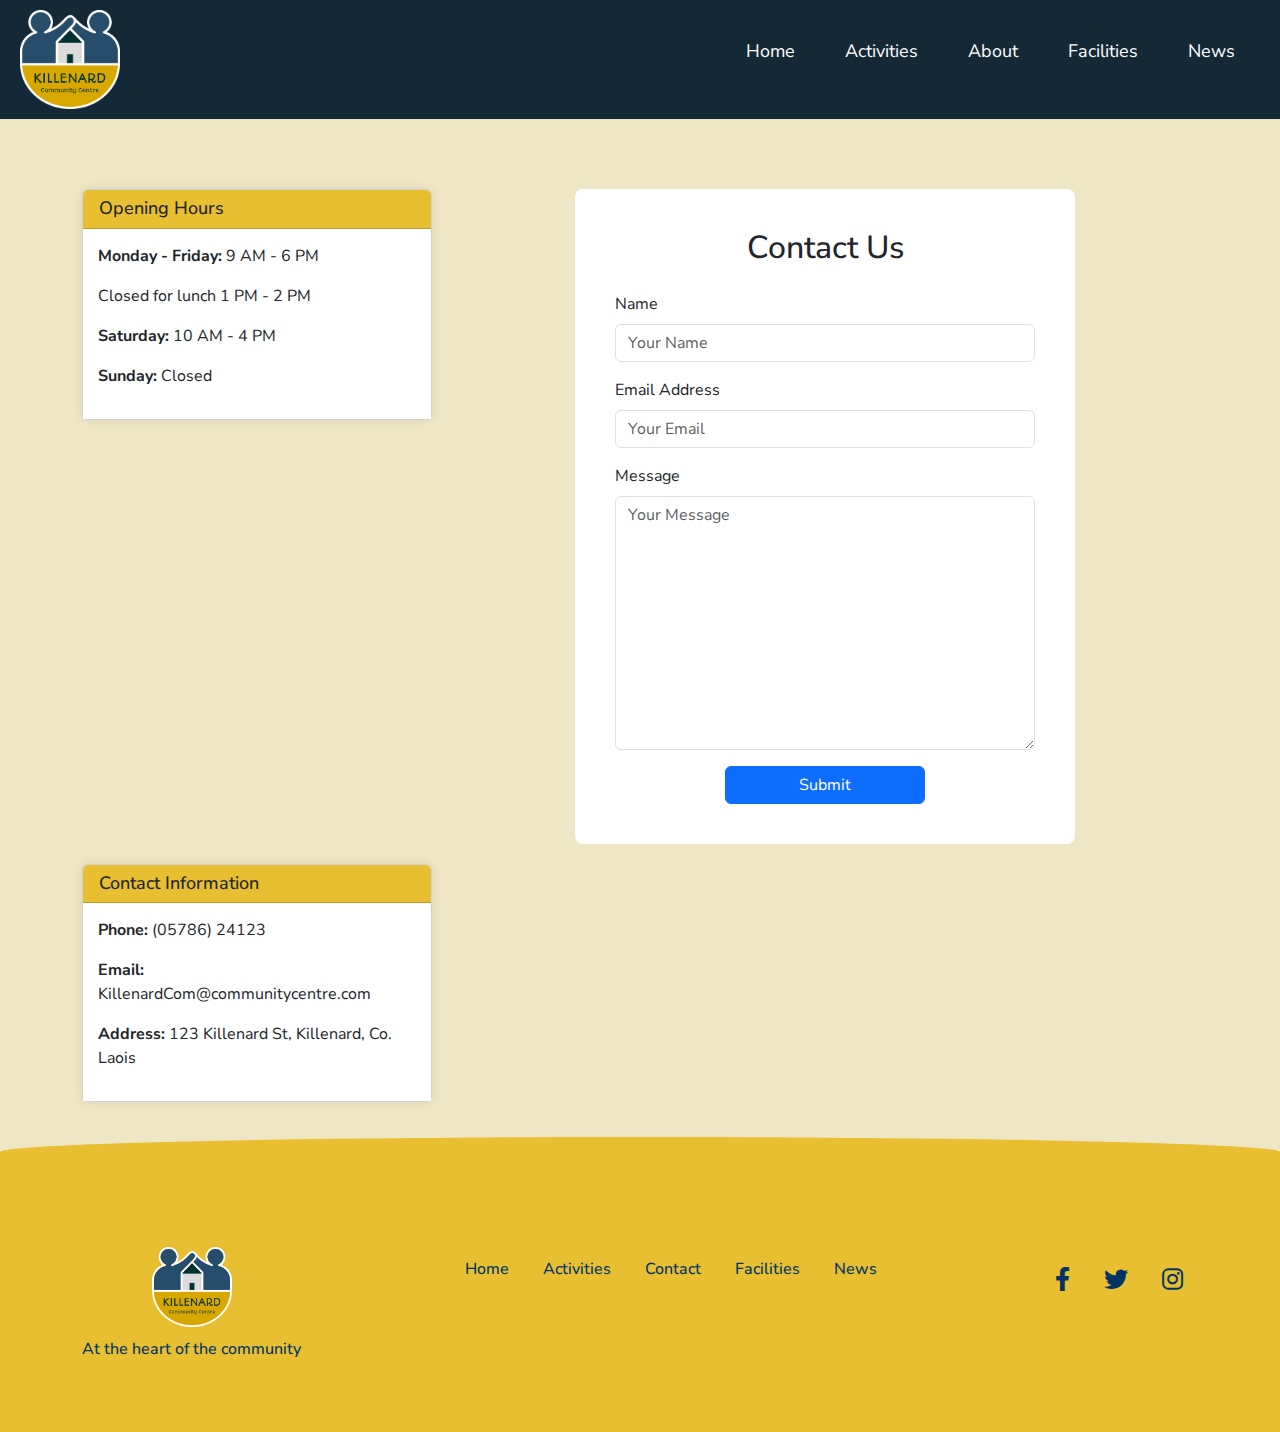
<file: contact/contact.html>
<!DOCTYPE html>
<html lang="en">
  <head>
    <meta charset="UTF-8" />
    <meta name="viewport" content="width=device-width, initial-scale=1.0" />
    <meta
      name="description"
      content="Contact form page where you can reach out to us with your queries or feedback."
    />
    <meta
      name="keywords"
      content="contact form, submit query, customer feedback, HTML form"
    />

    <title>Contact Form</title>
    <!-- Bootstrap CSS -->
    <link
      href="https://cdn.jsdelivr.net/npm/bootstrap@5.3.0/dist/css/bootstrap.min.css"
      rel="stylesheet"
    />
    <!--Social Media Icons-->
    <link
      href="https://cdnjs.cloudflare.com/ajax/libs/font-awesome/6.0.0-beta3/css/all.min.css"
      rel="stylesheet"
    />

    <!-- Google Fonts -->
    <link rel="preconnect" href="https://fonts.googleapis.com" />
    <link rel="preconnect" href="https://fonts.gstatic.com" crossorigin />
    <link
      href="https://fonts.googleapis.com/css2?family=Montserrat:ital,wght@0,100..900;1,100..900&family=Nunito+Sans:ital,opsz,wght@0,6..12,200..1000;1,6..12,200..1000&display=swap"
      rel="stylesheet"
    />

    <!-- Custom CSS -->
    <link rel="stylesheet" href="../Style/Lisastyle.css" />
  </head>

  <body>
    <header>
      <nav class="navbar">
        <div class="logo">
          <img
            src="../Image/LOGO (1).png"
            alt="Logo"
            style="width: 100px; height: auto"
          />
        </div>
        <ul class="nav-links">
          <li><a href="../index.html" class="active">Home</a></li>
          <li><a href="../Activties/activities.html">Activities</a></li>
          <li><a href="../About/about.html">About</a></li>
          <li><a href="../facilities/facilities.html">Facilities</a></li>
          <li><a href="../news/news.html">News</a></li>
        </ul>
        <div class="menu-toggle">
          <span class="bar"></span>
          <span class="bar"></span>
          <span class="bar"></span>
        </div>
      </nav>
    </header>
    <div class="container">
      <!-- Opening Hours Card (Left Side) -->
      <div class="card-side left">
        <div class="card">
          <h5 class="card-header">Opening Hours</h5>
          <div class="card-body">
            <p><strong>Monday - Friday:</strong> 9 AM - 6 PM</p>
            <p>Closed for lunch 1 PM - 2 PM</p>
            <p><strong>Saturday:</strong> 10 AM - 4 PM</p>
            <p><strong>Sunday:</strong> Closed</p>
          </div>
        </div>
      </div>
      <!-- Contact Form (Center) -->
      <div class="form-container">
        <h2 class="text-center mb-4">Contact Us</h2>
        <form id="contactForm">
          <div class="mb-3">
            <label for="name" class="form-label">Name</label>
            <input
              type="text"
              class="form-control"
              id="name"
              placeholder="Your Name"
              required
              pattern="^[a-zA-Z\s]+$"
              title="Name should only contain letters and spaces"
            />
          </div>
          <div class="mb-3">
            <label for="email" class="form-label">Email Address</label>
            <input
              type="email"
              class="form-control"
              id="email"
              placeholder="Your Email"
              required
            />
          </div>
          <div class="mb-3">
            <label for="message" class="form-label">Message</label>
            <textarea
              class="form-control"
              id="message"
              rows="10"
              placeholder="Your Message"
              required
              minlength="10"
              title="Message should be at least 10 characters long"
            ></textarea>
          </div>
          <button type="submit" class="btn btn-primary w-100">Submit</button>
        </form>
        <div id="successMessage" class="alert alert-success mt-4 d-none">
          Thank you for reaching out! We will get back to you soon.
        </div>
      </div>
      <!-- Contact Information Card (Right Side) -->
      <div class="card-side right">
        <div class="card">
          <h5 class="card-header">Contact Information</h5>
          <div class="card-body">
            <p><strong>Phone:</strong> (05786) 24123</p>
            <p><strong>Email:</strong> KillenardCom@communitycentre.com</p>
            <p>
              <strong>Address:</strong> 123 Killenard St, Killenard, Co. Laois
            </p>
          </div>
        </div>
      </div>
    </div>
    <footer class="footer">
      <div class="container text-center">
        <!-- Logo and Title -->
        <div class="footer-logo">
          <img
            src="../Image/LOGO (1).png"
            alt="Killenard Community Centre Logo"
            class="footer-logo-img"
          />
          <p class="footer-title">At the heart of the community</p>
        </div>
        <!-- Navigation Links -->
        <nav>
          <ul class="footer-nav">
            <li><a href="../index.html">Home</a></li>
            <li><a href="../Activties/activities.html">Activities</a></li>
            <li><a href="../contact/contact.html">Contact</a></li>
            <li><a href="../facilities/facilities.html">Facilities</a></li>
            <li><a href="../news/news.html">News</a></li>
          </ul>
        </nav>
        <!-- Social Media Icons -->
        <div class="footer-social">
          <a href="https://www.facebook.com/Killenard/" class="social-icon"
            ><i class="fab fa-facebook-f"></i
          ></a>
          <a href="https://x.com/" class="social-icon"
            ><i class="fab fa-twitter"></i
          ></a>
          <a
            href="https://www.instagram.com/killenardcommunitycentre/"
            class="social-icon"
            ><i class="fab fa-instagram"></i
          ></a>
        </div>
      </div>
    </footer>
    <!-- Scripts -->
    <script src="https://cdn.jsdelivr.net/npm/bootstrap@5.3.0/dist/js/bootstrap.bundle.min.js"></script>
    <script src="../script/lisaaboutscript.js"></script>
  </body>
</html>
</file>
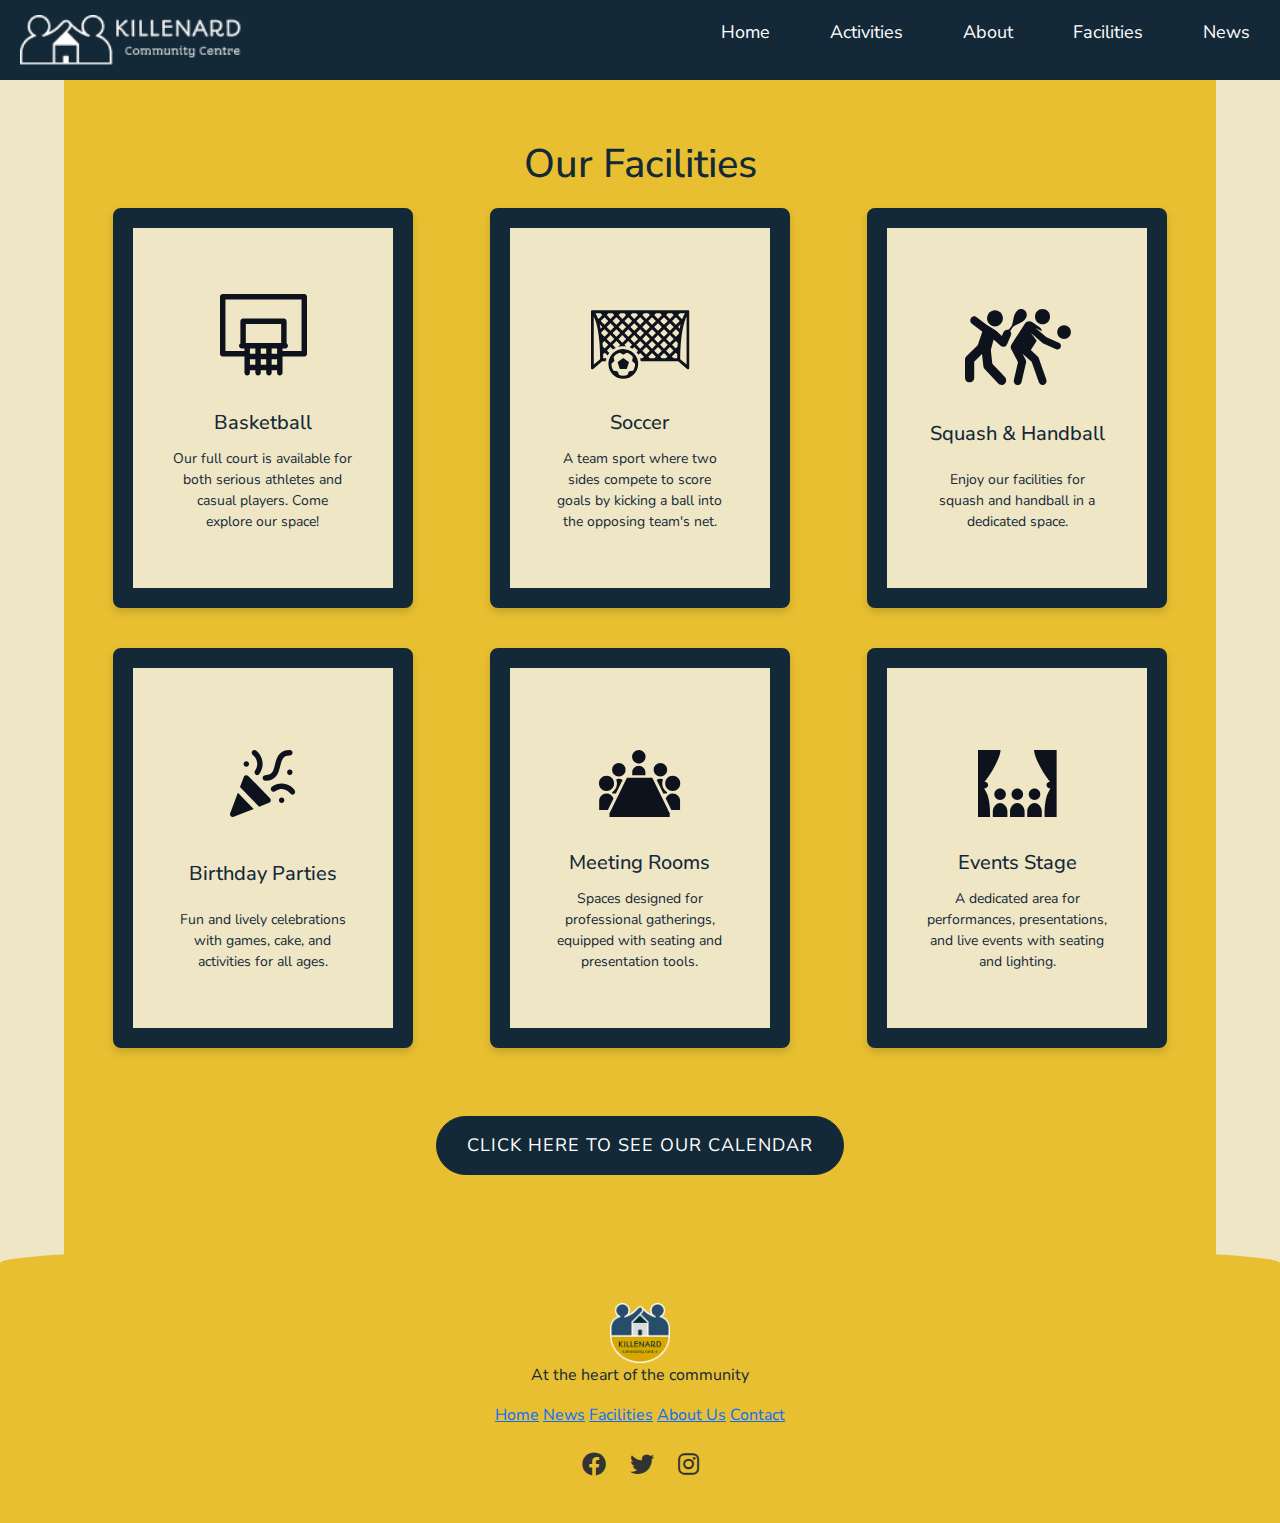
<file: facilities/facilities.html>
<!DOCTYPE html>
<html lang="en">
  <head>
    <meta charset="UTF-8" />
    <meta name="viewport" content="width=device-width, initial-scale=1.0" />
    <title>Our Facilities</title>

    <!-- Bootstrap CSS -->
    <link
      href="https://cdn.jsdelivr.net/npm/bootstrap@5.3.0/dist/css/bootstrap.min.css"
      rel="stylesheet"
    />

    <!-- Custom CSS -->
    <link rel="stylesheet" href="../Style/Anastyle.css" />

    <!-- JavaScript -->
    <script src="../script/anascript.js"></script>

    <!-- Google Fonts -->
    <link rel="preconnect" href="https://fonts.googleapis.com" />
    <link rel="preconnect" href="https://fonts.gstatic.com" crossorigin />
    <link
      href="https://fonts.googleapis.com/css2?family=Montserrat:ital,wght@0,100..900;1,100..900&family=Nunito+Sans:ital,opsz,wght@0,6..12,200..1000;1,6..12,200..1000&display=swap"
      rel="stylesheet"
    />

    <!-- FontAwesome CDN -->
    <link
      rel="stylesheet"
      href="https://cdnjs.cloudflare.com/ajax/libs/font-awesome/6.0.0-beta3/css/all.min.css"
    />
  </head>
  <body>
    <!-- Navbar HTML -->
    <nav class="navbar">
      <!-- Logo -->
      <div class="logo">
        <img
          src="../Image/stephenimages/Navbar-Logo.png"
          alt="Killenard Logo"
        />
      </div>
      <!-- Navigation Links -->
      <ul class="nav-links">
        <li><a href="../index.html" class="active">Home</a></li>
        <li><a href="../Activties/activities.html">Activities</a></li>
        <li><a href="../About/about.html">About</a></li>
        <li><a href="../facilities/facilities.html">Facilities</a></li>
        <li><a href="../news/news.html">News</a></li>
      </ul>

      <!-- Menu Toggle Button -->
      <button
        class="menu-toggle"
        aria-label="Toggle navigation"
        aria-expanded="false"
      >
        <span class="bar"></span>
        <span class="bar"></span>
        <span class="bar"></span>
      </button>
    </nav>

    <!-- Facilities Section -->
    <main class="container facilities-page">
      <h1 class="title">Our Facilities</h1>

      <!-- Card Grid Container -->
      <div class="card-grid">
        <!-- Card 1: Basketball -->
        <div class="card">
          <div class="card-content">
            <img
              src="../Image/stephenimages/Icons/Basketball-Icon.svg"
              alt="Basketball-Icon"
              class="card-image"
            />
            <h2>Basketball</h2>
            <p>
              Our full court is available for both serious athletes and casual
              players. Come explore our space!
            </p>
          </div>
        </div>

        <!-- Card 2: Soccer -->
        <div class="card">
          <div class="card-content">
            <img
              src="../Image/stephenimages/Icons/Soccer-Icon.svg"
              alt="Soccer-Icon"
              class="card-image"
            />
            <h2>Soccer</h2>
            <p>
              A team sport where two sides compete to score goals by kicking a
              ball into the opposing team's net.
            </p>
          </div>
        </div>

        <!-- Card 3: Squash & Handball -->
        <div class="card">
          <div class="card-content">
            <img
              src="../Image/stephenimages/Icons/SquashHandball-Icon.svg"
              alt="Squash & Handball"
              class="card-image"
            />
            <h2>Squash & Handball</h2>
            <p>
              Enjoy our facilities for squash and handball in a dedicated space.
            </p>
          </div>
        </div>

        <!-- Card 4: Birthday Parties -->
        <div class="card">
          <div class="card-content">
            <img
              src="../Image/stephenimages/Icons/Party-Icon.svg"
              alt="Party-Icon"
              class="card-image"
            />
            <h2>Birthday Parties</h2>
            <p>
              Fun and lively celebrations with games, cake, and activities for
              all ages.
            </p>
          </div>
        </div>

        <!-- Card 5: Meeting Rooms -->
        <div class="card">
          <div class="card-content">
            <img
              src="../Image/stephenimages/Icons/MeetingRoom-Icon.svg"
              alt="MeetingRoom-Icon"
              class="card-image"
            />
            <h2>Meeting Rooms</h2>
            <p>
              Spaces designed for professional gatherings, equipped with seating
              and presentation tools.
            </p>
          </div>
        </div>

        <!-- Card 6: Events Stage -->
        <div class="card">
          <div class="card-content">
            <img
              src="../Image/stephenimages/Icons/EventsStage-Icon.svg"
              alt="EventsStage-Icon"
              class="card-image"
            />
            <h2>Events Stage</h2>
            <p>
              A dedicated area for performances, presentations, and live events
              with seating and lighting.
            </p>
          </div>
        </div>
      </div>

      <!-- Add button for calendar -->
      <div class="text-center my-5">
        <a
          href="../calendar/calendar.html"
          class="btn btn-primary btn-lg"
          role="button"
        >
          Click Here to See Our Calendar
        </a>
      </div>
    </main>

    <!-- Footer -->
    <footer class="footer">
      <div class="footer-content">
        <div class="footer-logo">
          <img
            src="../Image/LOGO (1).png"
            alt="Killenard Logo"
            class="footer-logo-img"
          />
        </div>
        <p>At the heart of the community</p>
        <nav class="footer-nav">
          <a href="../index.html">Home</a>
          <a href="../news/news.html">News</a>
          <a href="../facilities/facilities.html">Facilities</a>
          <a href="../About/about.html">About Us</a>
          <a href="../contact/contact.html">Contact</a>
        </nav>
        <div class="social-media">
          <a href="https://www.facebook.com/Killenard/" class="social-icon"
            ><i class="fab fa-facebook"></i
          ></a>
          <a href="https://x.com/" class="social-icon"
            ><i class="fab fa-twitter"></i
          ></a>
          <a
            href="https://www.instagram.com/killenardcommunitycentre/"
            class="social-icon"
            ><i class="fab fa-instagram"></i
          ></a>
        </div>
      </div>
    </footer>
  </body>
</html>
</file>
<file: Style/Lisastyle.css>
* {
    margin: 0;
    padding: 0;
    box-sizing: border-box;
}
/* Navbar Styles */
.navbar {
    display: flex;
    justify-content: space-between;
    align-items: center;
    padding: 10px 20px;
    background-color: #142938;
    color: #fff;
}

.logo a {
    color: #fff;
    text-decoration: none;
    font-size: 24px;
}

.nav-links {
    display: flex;
    list-style: none;
}

.nav-links li {
    margin: 0 15px;
}

.nav-links a {
    color: #fff;
    text-decoration: none;
    font-size: 18px;
    transition: color 0.3s, text-decoration 0.3s, background-color 0.3s;
    padding: 5px 10px;
}

.nav-links a:hover {
    background-color: lightgray;
    color: #142938;
}

/* Menu Toggle for Mobile */
.menu-toggle {
    display: none;
    flex-direction: column;
    cursor: pointer;
}

.menu-toggle .bar {
    background-color: #fff;
    height: 3px;
    width: 25px;
    margin: 5px;
}

/* Responsive Navbar Styles */
@media (max-width: 768px) {
    .nav-links {
        display: none;
        flex-direction: column;
        width: 100%;
        position: absolute;
        top: 60px;
        left: 0;
    }

    .nav-links li {
        margin: 10px 0;
        text-align: center;
    }

    .menu-toggle {
        display: flex;
    }
}

/* Body Styling */
body {
    background-color: #EFE6C5;/* Background color */
    font-family: "Nunito Sans", serif;
    height: 100vh;
    margin: 0;
    display: flex;
    flex-direction: column;
}

/* Main Content Container */
.container {
    display: flex;
    justify-content: space-between;
    align-items: flex-start;
    padding-top: 70px;
    gap: 20px;
    flex-wrap: wrap;
    padding-bottom: 15px;
}

/* Form Container */
.form-container {
    font-family: "Nunito Sans", serif;
    background-color: white;
    padding: 40px;
    box-shadow: #142938 0 0 15px rgba(0, 0, 0, 0.1); 
    width: 100%;
    max-width: 500px;
    margin: 0 auto;
    border-radius: 8px;
}

/* Button Styling and Alignment */
.btn {
    max-width: 200px; 
    margin: 0 auto; /* Center align button */
    display: block; /* Ensure button is a block-level element */
}

/* Card Styles */
.card-side {
    font-family: "Nunito Sans", serif;
    width: 100%;
    max-width: 350px;
    box-sizing: border-box;
}

.card-side .card {
    margin-bottom: 20px;
    box-shadow: 0 0 10px rgba(0, 0, 0, 0.1);
}

.card-side .card-header {
    background-color: #E7BF30;
    font-size: 18px;
}

.card-body {
    background-color: white;
    padding: 15px;
}

/* Footer Styles */
.footer {
    background-color:#E7BF30;
    padding: 40px 0;
    text-align: center;
    color: #003366;
    border-top-left-radius: 50% 15px; /* Curved top-left corner */
    border-top-right-radius: 50% 15px; /* Curved top-right corner */
}

.footer-logo-img {
    width: 80px;
    vertical-align: middle;
}

.footer-title {
    margin-top: 10px;
    font-size: 16px;
    color: #003366;
    font-weight: 500;
}

/* Footer Navigation */
.footer-nav {
    list-style: none;
    padding: 0;
    margin: 10px 0;
}

.footer-nav li {
    display: inline;
    margin: 0 15px;
}

.footer-nav li a {
    text-decoration: none;
    color: #003366;
    font-weight: 500;
    font-size: 16px;
}

.footer-nav li a:hover {
    background-color: lightgray;
}

/* Social Media Icons */
.footer-social {
    margin-top: 15px;
}

.social-icon {
    font-size: 24px;
    margin: 0 15px;
    color: #003366;
    text-decoration: none;
}

.social-icon:hover {
    color: #007bff;
}

/* Media Queries for Form and Footer */
@media (max-width: 768px) {
    /* Adjust form container width */
    .form-container {
        padding: 20px; /* Reduce padding for smaller screens */
        max-width: 100%; /* Full width */
    }

    /* Stack footer navigation links and icons */
    .footer-nav {
        display: flex;
        flex-direction: column;
        align-items: center;
    }

    .footer-social {
        margin-top: 10px;
    }

    .btn {
        max-width: 100%; /* Full width for button */
    }
}

@media (max-width: 480px) {
    /* Reduce font sizes for smaller screens */
    .footer-title {
        font-size: 16px;
    }

    .footer-nav li a {
        font-size: 14px;
    }

    .social-icon {
        font-size: 20px;
    }
}
</file>
<file: Style/Anastyle.css>
/* Reset styles for consistent layout */
* {
  margin: 0;
  padding: 0;
  box-sizing: border-box;
}

/* ================================== */
/* General Styling for Both Pages */
/* ================================== */
body {
  background-color: #EFE6C5; /* Light Cream background for body */
  font-family: 'Nunito Sans', sans-serif; /* Friendly, modern appearance */
  color: #142938; /* Dark Blue for text */
  margin: 0;
  padding: 0;
}

.container {
  width: 90%;
  max-width: 1200px; /* Centered and responsive */
  margin: 0 auto;
}

h1.title {
  text-align: center;
  margin: 20px 0;
  color: #142938; /* A darker color that contrasts well with cream background */
  font-size: 40px; /* Increase font size for the title to make it more prominent */
}



/* ================================== */
/* Navbar Styling (Common for Both Pages) */
/* ================================== */
.navbar {
  background-color: #142938; /* Background color for the navbar */
  padding: 15px 0; /* Adds padding inside the navbar */
  display: flex;
  justify-content: space-between;
  align-items: center;
}

.navbar .logo img {
  height: 50px; /* Set the logo's height */
  margin-left: 20px; /* Adds some space to the left of the logo */
}

.navbar .nav-links {
  display: flex; /* Flexbox for horizontal layout of navigation links */
  justify-content: center; /* Centers the navbar links horizontally */
  align-items: center;
  list-style: none; /* Remove default list styling */
}

.navbar .nav-links a {
  color: white; /* White color for the links */
  text-decoration: none; /* Removes the underline from links */
  padding: 10px 20px; /* Adds padding inside the links */
  margin: 0 10px; /* Adds space between links */
  font-size: 18px; /* Sets the font size for the links */
  font-weight: 400; /* Normal weight for the text */
  transition: background-color 0.3s ease; /* Smooth transition for background color change */
}

.navbar .nav-links a:hover {
  background-color: #142938;
  padding: 10px 20px; /* Keep consistent padding on hover */
}

.navbar .nav-links .active {
  background-color: transparent; /* Remove active background color */
  padding: 10px 20px; /* Keep consistent padding for active link */
}

/* Menu Toggle Button (For Mobile Only) */
.menu-toggle {
  display: none;
  flex-direction: column;
  cursor: pointer;
  background: none;
  border: none;
  margin-right: 20px;
}

.menu-toggle .bar {
  background-color: #142938;
  height: 3px;
  width: 25px;
  margin: 5px 0;
  transition: transform 0.3s ease-in-out;
}

.nav-links.active {
  background-color: #142938;
}

.menu-toggle.active {
  background-color: #142938;
}

button, .menu-toggle {
  font-family: 'Montserrat', sans-serif;
}

/* Responsive Media Queries */
@media (max-width: 768px) {
  .navbar {
      flex-wrap: wrap; /* Adjust navbar layout for small screens */
  }

  .nav-links {
      display: none; /* Hide navigation links initially */
      flex-direction: column; /* Arrange links vertically */
      width: 100%; /* Take full width */
      position: absolute;
      top: 60px; /* Adjust to appear below navbar */
      left: 0;
      background-color: #142938; /* Same navbar background */
  }

  .nav-links.active {
      display: flex; /* Show links when active */
  }

  .nav-links li {
      margin: 10px 0; /* Space between links */
  }

  .menu-toggle {
      display: flex; /* Show toggle button */
  }

  /* Animate toggle button bars */
  .menu-toggle.active .bar:nth-child(1) {
      transform: translateY(8px) rotate(45deg);
  }

  .menu-toggle.active .bar:nth-child(2) {
      opacity: 0; /* Hide middle bar */
  }

  .menu-toggle.active .bar:nth-child(3) {
      transform: translateY(-8px) rotate(-45deg);
  }
}



/* ================================== */
/* Button Styling (Common for Both Pages) */
/* ================================== */
/* Button container styles */
.text-center.my-5 {
  text-align: center; /* Centers the button */
  margin-top: 30px; /* Adds spacing above the button */
  margin-bottom: 30px; /* Adds spacing below the button */
}

/* Button styles */
.btn-primary {
  background-color: #142938; /* Button background color */
  border-color: #142938; /* Border color */
  padding: 15px 30px; /* Adds padding inside the button */
  font-size: 18px; /* Increases font size */
  text-transform: uppercase; /* Makes text uppercase */
  letter-spacing: 1px; /* Adds letter spacing */
  border-radius: 30px; /* Rounds the button edges */
  transition: background-color 0.3s ease, transform 0.3s ease; /* Smooth transition for hover effects */
}

/* Hover effect */
.btn-primary:hover {
  background-color: #0056b3; /* Darker blue when hovered */
  border-color: #0056b3; /* Darker blue border on hover */
  transform: scale(1.05); /* Slightly enlarges the button on hover */
}

/* Focus state for accessibility */
.btn-primary:focus {
  outline: none; /* Removes outline on focus */
  box-shadow: 0 0 0 0.2rem rgba(0, 123, 255, 0.5); /* Adds a blue shadow when focused */
}



/* ================================== */
/* Footer Styling (Common for Both Pages) */
/* ================================== */
/* Footer container */
.footer {
  background-color: #E7BF30; /* Yellow background for the footer */
  padding: 40px 20px; /* Adds padding around the footer */
  text-align: center; /* Center-aligns the content inside the footer */
  position: relative; /* Ensure the ::before element is positioned relative to the footer */
  z-index: 1; /* Ensures footer content is above the ::before element */
}

/* Yellow curve effect on the top of the footer */
.footer::before {
  content: ""; /* Empty content for the pseudo-element */
  position: absolute; /* Position it relative to the footer */
  top: -20px; /* Push it up so it creates a curve */
  left: 0;
  width: 100%;
  height: 40px; /* Height of the curve */
  background-color: #E7BF30; /* Matches the footer's background color */
  border-radius: 50% 50% 0 0; /* Makes it a rounded curve */
  z-index: -1; /* Ensure the curve stays behind the footer content */
}

/* Footer logo */
.footer .footer-logo-img {
  width: 60px !important;  /* Ensure this size is applied */
  height: auto !important; /* Ensure aspect ratio */
  max-width: 100% !important; /* Ensure it fits within container */
}

/* Footer text (tagline or description) */
.footer .tagline {
  font-size: 18px; /* Font size for the tagline */
  color: #333; /* Dark color for the text */
  margin-bottom: 30px; /* Space below the tagline */
}

/* Footer navigation links */
.footer .nav-links {
  list-style: none; /* Removes default list styling */
  padding: 0; /* Removes padding */
}

.footer .nav-links li {
  display: inline-block; /* Makes the list items inline */
  margin: 0 15px; /* Adds spacing between links */
}

.footer .nav-links a {
  text-decoration: none; /* Removes underline */
  color: #333; /* Dark color for the links */
  font-size: 16px; /* Sets the font size */
  transition: color 0.3s ease; /* Smooth color transition on hover */
}

.footer .nav-links a:hover {
  color: #142938; /* Changes the link color on hover */
}

/* Footer social media icons */
.footer .social-media {
  margin-top: 20px; /* Adds space between nav links and social media */
}

.footer .social-media a {
  margin: 0 10px; /* Adds spacing between icons */
  font-size: 24px; /* Sets the size for the icons */
  color: #333; /* Dark color for the icons */
  transition: color 0.3s ease; /* Smooth color transition on hover */
}

.footer .social-media a:hover {
  color: #142938; /* Changes the icon color on hover */
}

/* Media Queries for Footer Responsiveness */
@media (max-width: 768px) {
  /* Adjust the footer layout for smaller screens */
  .footer .tagline {
    font-size: 16px; /* Slightly smaller tagline text */
  }

  .footer .nav-links {
    margin-top: 20px; /* Adds space above the nav links */
  }

  .footer .social-media {
    margin-top: 20px; /* Adds space above the social media icons */
  }
}

@media (max-width: 480px) {
  .footer .nav-links li {
    display: block; /* Stack the navigation links on smaller screens */
    margin: 10px 0; /* Adds vertical spacing between links */
  }

  .footer .social-media a {
    font-size: 20px; /* Slightly smaller social media icons */
  }

  /* Resize footer logo on small screens */
  .footer .footer-logo-img {
    width: 50px !important; /* Smaller logo on mobile */
  }
}


/* ================================== */
/* Facilities Page Styling */
/* ================================== */

.facilities-page {
  background-color: #E7BF30; /* Set yellow background color for the page */
  padding: 40px 20px;  /* Adds padding around the page */
  min-height: 100vh;  /* Ensures the background covers the full screen */
}

/* Card Grid Layout */
.card {
  background-color: #EFE6C5;  /* Yellow background for the card */
  box-sizing: border-box;  /* Includes padding and border in the width/height calculation */
  border-radius: 8px;  /* Rounded corners */
  width: 100%;
  max-width: 300px;  /* Maximum width of the card */
  min-height: 400px;  /* Minimum height to ensure all cards have the same height */
  text-align: center;  /* Centers the text inside the card */
  padding: 20px;  /* Padding inside the card */
  display: flex;
  flex-direction: column;  /* Stacks content vertically */
  justify-content: space-between;  /* Distributes content evenly */
  align-items: center;  /* Centers content horizontally */
  border: 2px solid #142938;  /* Consistent blue border */
  margin-bottom: 20px;  /* Space between cards in the grid */
}

.card:focus {
  outline: none;  /* Removes the focus outline when the card is focused */
}

/* Card Content */
.card .card-content {
  background-color: #EFE6C5; /* Yellow background for the card content */
  padding: 20px;
  border-radius: 8px;  /* Rounded corners */
  width: 100%;  /* Full width of the card */
  text-align: center;  /* Centers the content */
  display: flex;
  flex-direction: column;  /* Stacks content inside the card */
  justify-content: space-between;  /* Distributes content evenly */
  align-items: center;  /* Centers content horizontally */
  flex-grow: 1; /* Makes the content take up all available space */
}

/* Card Image */
.card-image {
  max-width: 100%;  /* Image takes up the full available width */
  height: auto;  /* Maintains the image aspect ratio */
  object-fit: contain;  /* Ensures the image is well-fitted */
  margin-bottom: 20px;  /* Space between image and text */
}

/* Title and Text in Card */
.card-content h2 {
  font-size: 20px;
  color: #142938;  /* Dark blue for the title */
  margin-bottom: 10px;  /* Space below the title */
}

.card-content p {
  font-size: 14px;
  color: #142938;  /* Dark blue for the text */
}

/* Card Grid Layout */
.card-grid {
  display: flex;
  flex-wrap: wrap;  /* Cards wrap when they exceed the screen width */
  justify-content: space-around;  /* Distributes cards evenly in the grid */
  gap: 20px;  /* Adds space between cards */
  margin-top: 20px;  /* Adds space above the grid */
}

/* Responsive Adjustments for Smaller Screens */
@media (max-width: 768px) {
  .facilities-page {
    padding: 20px;  /* Less padding for smaller screens */
  }

  .card {
    max-width: 100%;  /* Card takes up full width on smaller screens */
    padding: 15px;  /* Less padding in the card */
    min-height: 350px;  /* Adjusted minimum height for smaller screens */
  }

  .card-image {
    max-width: 60%;  /* Image slightly smaller on smaller screens */
  }

  .card-content h2 {
    font-size: 18px;  /* Smaller title font size */
  }

  .card-content p {
    font-size: 12px;  /* Smaller text size */
  }
}

/* For very small devices (mobile) */
@media (max-width: 480px) {
  .card-image {
    max-width: 50%;  /* Image smaller for very small devices */
  }

  .card-content h2 {
    font-size: 16px;  /* Even smaller title font size */
  }

  .card-content p {
    font-size: 10px;  /* Small text for very small screens */
  }
}






/* ================================== */
/* Activities Page Styling */
/* ================================== */

.activities-page {
  background-color: #E7BF30;  /* Set yellow background color for the page */
  padding: 40px 20px;  /* Adds padding around the page */
  min-height: 100vh;  /* Ensures the background covers the full screen */
}

/* Card Grid Layout */
.card {
  background-color: #EFE6C5;  /* Yellow background for the card */
  box-sizing: border-box;  /* Include padding and borders in width/height calculation */
  border-radius: 8px;  /* Rounded corners */
  width: 100%;
  max-width: 300px;  /* Limits the card width */
  min-height: 400px;  /* Minimum height to ensure all cards are the same height */
  text-align: center;  /* Center the text within the card */
  padding: 20px;  /* Adds padding inside the card */
  display: flex;
  flex-direction: column;  /* Stacks content vertically */
  justify-content: space-between;  /* Distribute content evenly */
  align-items: center;  /* Horizontally center content */
  border: 20px solid #142938;  /* Increase the border size to 3px */
  box-shadow: 0px 4px 8px rgba(0, 0, 0, 0.15);  /* Add a slight shadow around the card to enhance visibility */
  margin-bottom: 20px;  /* Space between cards */
}

/* Hover effect for cards */
.card:hover {
  transform: scale(1.05);  /* Slight zoom effect */
  box-shadow: 0 6px 12px rgba(0, 0, 0, 0.3);  /* Slightly stronger shadow on hover */
}

.card:focus {
  outline: none;  /* Remove focus outline */
}

/* Card Image */
.card-image {
  max-width: 100%;  /* Image takes full width of the card */
  height: auto;  /* Keep aspect ratio of images */
  object-fit: contain;  /* Ensures images fit inside the card without stretching */
  margin-bottom: 20px;  /* Space between image and text */
}

/* Card Content */
.card-content {
  padding: 20px;  /* Padding inside the card content */
  background-color: #F8C54A;  /* Yellow background */
  border-radius: 8px;  /* Rounded corners */
  width: 100%;  /* Full width of the card */
  display: flex;
  flex-direction: column;  /* Stack content vertically */
  justify-content: space-between;  /* Distribute content */
  align-items: center;  /* Horizontally center content */
  flex-grow: 1;  /* Let content fill available space */
}

/* Card Title */
.card-content h2 {
  font-size: 20px;  /* Title size */
  color: #142938;  /* Blue color */
  margin-bottom: 10px;  /* Space below the title */
}

/* Card Text */
.card-content p {
  font-size: 14px;  /* Text size */
  color: #142938;  /* Blue text color */
}

/* Card Grid Layout (Flexbox) */
.card-grid {
  display: flex;
  flex-wrap: wrap;  /* Cards will wrap to the next line */
  justify-content: space-around;  /* Distribute cards equally */
  gap: 20px;  /* Space between cards */
  margin-top: 20px;  /* Space above the grid */
}

/* Styles for smaller screens */
@media (max-width: 768px) {
  .activities-page {
    padding: 20px;  /* Less padding for smaller screens */
  }

  .card {
    max-width: 100%;  /* Cards take up 100% of the screen width on smaller devices */
    padding: 15px;  /* Less padding in cards */
    min-height: 350px;  /* Adjusted card height */
  }

  .card-image {
    max-width: 60%;  /* Reduce image size */
  }

  .card-content h2 {
    font-size: 18px;  /* Smaller title font */
  }

  .card-content p {
    font-size: 12px;  /* Smaller text */
  }
}

/* For very small devices */
@media (max-width: 480px) {
  .card-image {
    max-width: 50%;  /* Further reduce image size */
  }

  .card-content h2 {
    font-size: 16px;  /* Even smaller title font */
  }

  .card-content p {
    font-size: 10px;  /* Even smaller text */
  }
}






/* ================================== */
/* Media Queries for Responsiveness */
/* ================================== */
@media (max-width: 1024px) {
  .card-grid {
    grid-template-columns: repeat(2, 1fr); /* Keep two columns layout for tablets and larger screens */
  }
}

@media (max-width: 768px) {
  .card-grid {
    grid-template-columns: 1fr; /* 1 column layout for tablets and smaller screens */
  }

  @media (max-width: 768px) {
    .card-content h2 {
      font-size: 20px; /* Slightly smaller font for headings */
    }
  
    .card-content p {
      font-size: 12px; /* Slightly smaller text for descriptions */
    }
  }
  
  @media (max-width: 480px) {
    .card-content h2 {
      font-size: 18px; /* Even smaller for mobile devices */
    }
  
    .card-content p {
      font-size: 12px; /* Ensure readability on mobile */
    }
  }

  .card-content p.price {
    font-size: 14px; /* Adjust price size */
  }
}

@media (max-width: 480px) {
  .card-grid {
    grid-template-columns: 1fr; /* 1 column layout on mobile devices */
  }

  .card-content h2 {
    font-size: 24px; /* Adjust heading size for mobile screens */
  }

  .card-content p {
    font-size: 12px; /* Adjust description size for mobile screens */
  }
</file>
